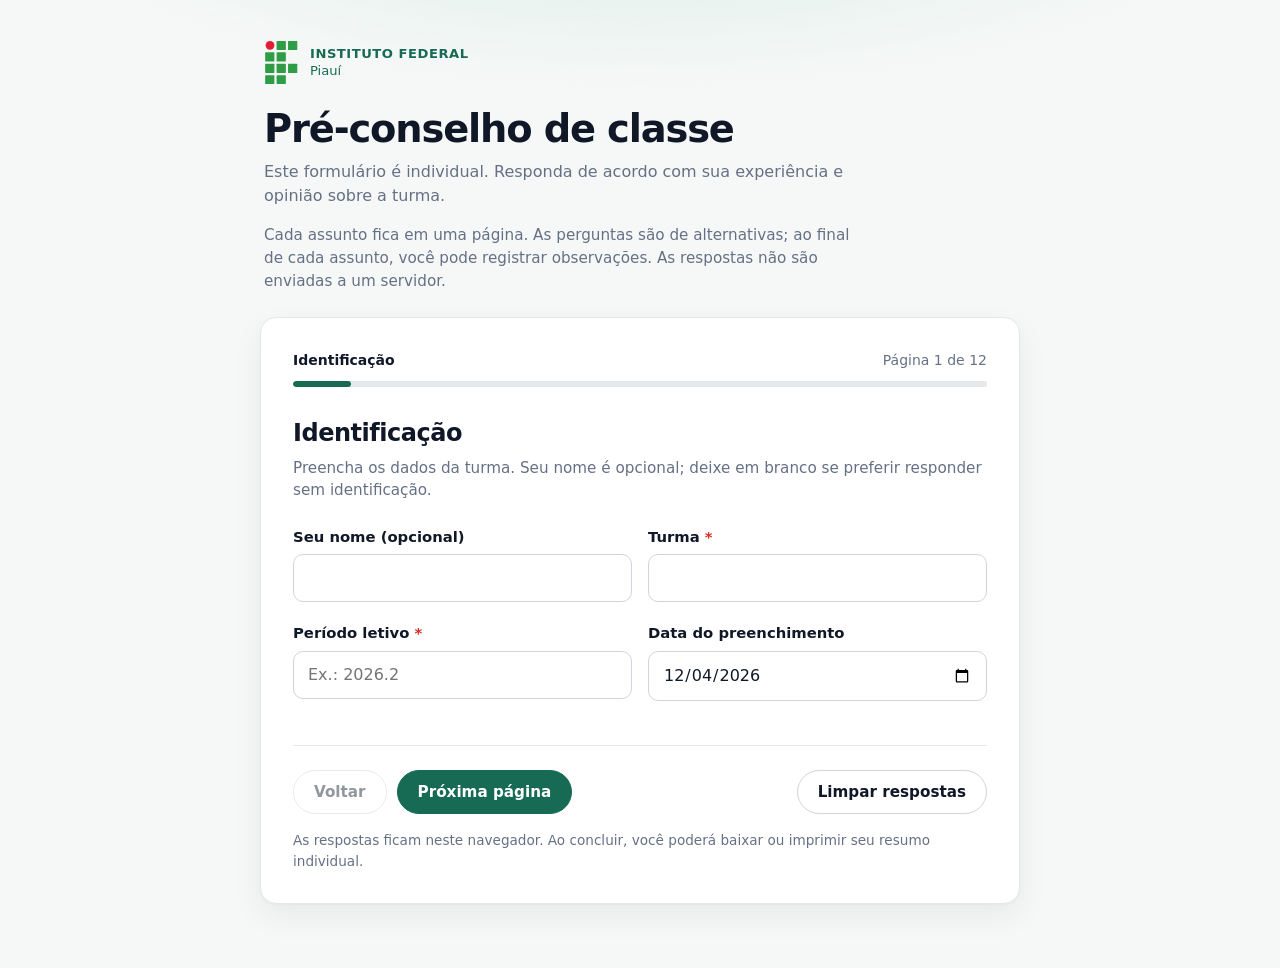
<file: index.html>
<!DOCTYPE html>
<html lang="pt-BR">
<head>
    <meta charset="UTF-8">
    <meta name="viewport" content="width=device-width, initial-scale=1.0">
    <meta name="description" content="Formulário individual para o pré-conselho de classe.">
    <title>Pré-conselho de classe</title>
    <link rel="stylesheet" href="style.css">
</head>
<body>
    <main>
        <header>
            <div class="brand" aria-label="Instituto Federal do Piauí">
                <svg class="brand-mark" viewBox="0 0 76 100" role="img" aria-labelledby="ifpi-mark-title">
                    <title id="ifpi-mark-title">Símbolo do Instituto Federal</title>
                    <circle cx="13" cy="12" r="10" fill="#e31b34"/>
                    <g fill="#2e9d45">
                        <rect x="28" y="2" width="21" height="21" rx="1"/>
                        <rect x="54" y="2" width="21" height="21" rx="1"/>
                        <rect x="2" y="28" width="21" height="21" rx="1"/>
                        <rect x="28" y="28" width="21" height="21" rx="1"/>
                        <rect x="2" y="54" width="21" height="21" rx="1"/>
                        <rect x="28" y="54" width="21" height="21" rx="1"/>
                        <rect x="54" y="54" width="21" height="21" rx="1"/>
                        <rect x="2" y="80" width="21" height="20" rx="1"/>
                        <rect x="28" y="80" width="21" height="20" rx="1"/>
                    </g>
                </svg>
                <div class="brand-name">
                    <strong>INSTITUTO FEDERAL</strong>
                    <span>Piauí</span>
                </div>
            </div>
            <h1>Pré-conselho de classe</h1>
            <p>Este formulário é individual. Responda de acordo com sua experiência e opinião sobre a turma.</p>
            <p class="help">Cada assunto fica em uma página. As perguntas são de alternativas; ao final de cada assunto, você pode registrar observações. As respostas não são enviadas a um servidor.</p>
        </header>

        <form id="formulario" novalidate>
            <div class="progress" aria-label="Progresso do formulário">
                <div class="progress-label">
                    <span id="titulo-pagina">Identificação</span>
                    <span id="contador-pagina"></span>
                </div>
                <progress id="progresso" max="12" value="1"></progress>
            </div>
            <p id="erro-validacao" class="validation-message" role="alert" hidden>Responda aos campos obrigatórios desta página para continuar.</p>

            <section class="page" data-page data-page-title="Identificação">
                <h2 tabindex="-1">Identificação</h2>
                <p class="help">Preencha os dados da turma. Seu nome é opcional; deixe em branco se preferir responder sem identificação.</p>
                <div class="grid">
                    <div class="field">
                        <label for="nome">Seu nome (opcional)</label>
                        <input id="nome" name="nome" type="text" autocomplete="name">
                    </div>
                    <div class="field">
                        <label for="turma">Turma <span aria-hidden="true">*</span></label>
                        <input id="turma" name="turma" type="text" autocomplete="off" required>
                    </div>
                    <div class="field">
                        <label for="periodo">Período letivo <span aria-hidden="true">*</span></label>
                        <input id="periodo" name="periodo" type="text" placeholder="Ex.: 2026.2" required>
                    </div>
                    <div class="field">
                        <label for="data">Data do preenchimento</label>
                        <input id="data" name="data" type="date">
                    </div>
                </div>
            </section>

            <section class="page" data-page data-page-title="Conteúdos e atividades" hidden>
                <h2 tabindex="-1">1. Conteúdos e atividades</h2>
                <p class="help">Pense nas aulas e atividades deste período letivo.</p>
                <fieldset class="question">
                    <legend>Você teve dificuldade para acompanhar conteúdos ou realizar atividades?</legend>
                    <div class="options">
                        <label class="option">
                            <input type="radio" name="conteudos-dificuldade" value="Sim, muitas vezes" required>
                            Sim, muitas vezes
                        </label>
                        <label class="option">
                            <input type="radio" name="conteudos-dificuldade" value="Sim, algumas vezes">
                            Sim, algumas vezes
                        </label>
                        <label class="option">
                            <input type="radio" name="conteudos-dificuldade" value="Raramente">
                            Raramente
                        </label>
                        <label class="option">
                            <input type="radio" name="conteudos-dificuldade" value="Não tive dificuldade">
                            Não tive dificuldade
                        </label>
                    </div>
                </fieldset>
                <fieldset class="question">
                    <legend>O que mais dificultou? (marque todas as opções pertinentes)</legend>
                    <div class="options">
                        <label class="option">
                            <input type="checkbox" name="conteudos-causas" value="Falta de conhecimentos anteriores">
                            Falta de conhecimentos anteriores
                        </label>
                        <label class="option">
                            <input type="checkbox" name="conteudos-causas" value="Ritmo acelerado">
                            Ritmo acelerado
                        </label>
                        <label class="option">
                            <input type="checkbox" name="conteudos-causas" value="Muitos conteúdos ao mesmo tempo">
                            Muitos conteúdos ao mesmo tempo
                        </label>
                        <label class="option">
                            <input type="checkbox" name="conteudos-causas" value="Poucos exemplos ou explicações">
                            Poucos exemplos ou explicações
                        </label>
                        <label class="option">
                            <input type="checkbox" name="conteudos-causas" value="Instruções difíceis de entender">
                            Instruções difíceis de entender
                        </label>
                        <label class="option">
                            <input type="checkbox" name="conteudos-causas" value="Pouco tempo para fazer as atividades">
                            Pouco tempo para fazer as atividades
                        </label>
                        <label class="option">
                            <input type="checkbox" name="conteudos-causas" value="Não se aplica">
                            Não se aplica
                        </label>
                    </div>
                </fieldset>
                <fieldset class="question">
                    <legend>Com que frequência essa dificuldade prejudicou seus estudos?</legend>
                    <div class="options">
                        <label class="option">
                            <input type="radio" name="conteudos-frequencia" value="Nunca">
                            Nunca
                        </label>
                        <label class="option">
                            <input type="radio" name="conteudos-frequencia" value="Raramente">
                            Raramente
                        </label>
                        <label class="option">
                            <input type="radio" name="conteudos-frequencia" value="Às vezes">
                            Às vezes
                        </label>
                        <label class="option">
                            <input type="radio" name="conteudos-frequencia" value="Frequentemente">
                            Frequentemente
                        </label>
                    </div>
                </fieldset>

                <div class="observations">
                    <label for="obs-conteudos">Observações sobre conteúdos e atividades (opcional)</label>
                    <textarea id="obs-conteudos" name="obs-conteudos" data-observation></textarea>
                </div>
            </section>

            <section class="page" data-page data-page-title="Metodologias e materiais" hidden>
                <h2 tabindex="-1">2. Metodologias de ensino e materiais</h2>
                <p class="help">Considere as formas de ensinar e os recursos usados nas disciplinas.</p>
                <fieldset class="question">
                    <legend>As formas de ensinar e os materiais ajudam você a aprender?</legend>
                    <div class="options">
                        <label class="option">
                            <input type="radio" name="metodologias-adequacao" value="Sim, na maioria das aulas" required>
                            Sim, na maioria das aulas
                        </label>
                        <label class="option">
                            <input type="radio" name="metodologias-adequacao" value="Às vezes">
                            Às vezes
                        </label>
                        <label class="option">
                            <input type="radio" name="metodologias-adequacao" value="Raramente">
                            Raramente
                        </label>
                        <label class="option">
                            <input type="radio" name="metodologias-adequacao" value="Não ajudam">
                            Não ajudam
                        </label>
                    </div>
                </fieldset>
                <fieldset class="question">
                    <legend>O que poderia ajudar você a aprender? (marque todas as opções pertinentes)</legend>
                    <div class="options">
                        <label class="option">
                            <input type="checkbox" name="metodologias-sugestoes" value="Mais exemplos resolvidos">
                            Mais exemplos resolvidos
                        </label>
                        <label class="option">
                            <input type="checkbox" name="metodologias-sugestoes" value="Mais atividades práticas">
                            Mais atividades práticas
                        </label>
                        <label class="option">
                            <input type="checkbox" name="metodologias-sugestoes" value="Revisões e retomadas">
                            Revisões e retomadas
                        </label>
                        <label class="option">
                            <input type="checkbox" name="metodologias-sugestoes" value="Materiais de apoio">
                            Materiais de apoio
                        </label>
                        <label class="option">
                            <input type="checkbox" name="metodologias-sugestoes" value="Mais espaço para perguntas">
                            Mais espaço para perguntas
                        </label>
                        <label class="option">
                            <input type="checkbox" name="metodologias-sugestoes" value="Aulas em outros formatos">
                            Aulas em outros formatos
                        </label>
                        <label class="option">
                            <input type="checkbox" name="metodologias-sugestoes" value="Não preciso de mudanças">
                            Não preciso de mudanças
                        </label>
                    </div>
                </fieldset>
                <fieldset class="question">
                    <legend>Os materiais necessários ficam disponíveis para você?</legend>
                    <div class="options">
                        <label class="option">
                            <input type="radio" name="metodologias-materiais" value="Sempre" required>
                            Sempre
                        </label>
                        <label class="option">
                            <input type="radio" name="metodologias-materiais" value="Na maioria das vezes">
                            Na maioria das vezes
                        </label>
                        <label class="option">
                            <input type="radio" name="metodologias-materiais" value="Raramente">
                            Raramente
                        </label>
                        <label class="option">
                            <input type="radio" name="metodologias-materiais" value="Nunca">
                            Nunca
                        </label>
                    </div>
                </fieldset>

                <div class="observations">
                    <label for="obs-metodologias">Observações sobre metodologias e materiais (opcional)</label>
                    <textarea id="obs-metodologias" name="obs-metodologias" data-observation></textarea>
                </div>
            </section>

            <section class="page" data-page data-page-title="Avaliações" hidden>
                <h2 tabindex="-1">3. Avaliações</h2>
                <p class="help">Considere provas, trabalhos, atividades avaliativas e devolutivas.</p>
                <fieldset class="question">
                    <legend>As avaliações correspondem ao que foi trabalhado nas aulas?</legend>
                    <div class="options">
                        <label class="option">
                            <input type="radio" name="avaliacoes-conteudo" value="Sempre" required>
                            Sempre
                        </label>
                        <label class="option">
                            <input type="radio" name="avaliacoes-conteudo" value="Na maioria das vezes">
                            Na maioria das vezes
                        </label>
                        <label class="option">
                            <input type="radio" name="avaliacoes-conteudo" value="Às vezes">
                            Às vezes
                        </label>
                        <label class="option">
                            <input type="radio" name="avaliacoes-conteudo" value="Raramente ou nunca">
                            Raramente ou nunca
                        </label>
                    </div>
                </fieldset>
                <fieldset class="question">
                    <legend>Com que clareza os critérios e as orientações são apresentados?</legend>
                    <div class="options">
                        <label class="option">
                            <input type="radio" name="avaliacoes-criterios" value="Com muita clareza" required>
                            Com muita clareza
                        </label>
                        <label class="option">
                            <input type="radio" name="avaliacoes-criterios" value="Com alguma clareza">
                            Com alguma clareza
                        </label>
                        <label class="option">
                            <input type="radio" name="avaliacoes-criterios" value="Pouco claros">
                            Pouco claros
                        </label>
                        <label class="option">
                            <input type="radio" name="avaliacoes-criterios" value="Não são apresentados">
                            Não são apresentados
                        </label>
                    </div>
                </fieldset>
                <fieldset class="question">
                    <legend>Que aspectos dificultam as avaliações? (marque todas as opções pertinentes)</legend>
                    <div class="options">
                        <label class="option">
                            <input type="checkbox" name="avaliacoes-dificuldades" value="Pouco tempo">
                            Pouco tempo
                        </label>
                        <label class="option">
                            <input type="checkbox" name="avaliacoes-dificuldades" value="Muitas questões ou tarefas">
                            Muitas questões ou tarefas
                        </label>
                        <label class="option">
                            <input type="checkbox" name="avaliacoes-dificuldades" value="Enunciados pouco claros">
                            Enunciados pouco claros
                        </label>
                        <label class="option">
                            <input type="checkbox" name="avaliacoes-dificuldades" value="Critérios de correção pouco claros">
                            Critérios de correção pouco claros
                        </label>
                        <label class="option">
                            <input type="checkbox" name="avaliacoes-dificuldades" value="Demora para receber resultado ou orientação">
                            Demora para receber resultado ou orientação
                        </label>
                        <label class="option">
                            <input type="checkbox" name="avaliacoes-dificuldades" value="Nenhum desses aspectos">
                            Nenhum desses aspectos
                        </label>
                    </div>
                </fieldset>

                <div class="observations">
                    <label for="obs-avaliacoes">Observações sobre avaliações (opcional)</label>
                    <textarea id="obs-avaliacoes" name="obs-avaliacoes" data-observation></textarea>
                </div>
            </section>

            <section class="page" data-page data-page-title="Relacionamento e convivência" hidden>
                <h2 tabindex="-1">4. Relacionamento e convivência</h2>
                <p class="help">Responda sobre sua experiência. Não informe nomes ou dados pessoais nas observações.</p>
                <fieldset class="question">
                    <legend>Como você avalia a convivência na turma?</legend>
                    <div class="options">
                        <label class="option">
                            <input type="radio" name="convivencia-turma" value="Muito boa" required>
                            Muito boa
                        </label>
                        <label class="option">
                            <input type="radio" name="convivencia-turma" value="Boa">
                            Boa
                        </label>
                        <label class="option">
                            <input type="radio" name="convivencia-turma" value="Regular">
                            Regular
                        </label>
                        <label class="option">
                            <input type="radio" name="convivencia-turma" value="Difícil">
                            Difícil
                        </label>
                    </div>
                </fieldset>
                <fieldset class="question">
                    <legend>Em quais relações você percebe dificuldades? (marque todas as opções pertinentes)</legend>
                    <div class="options">
                        <label class="option">
                            <input type="checkbox" name="convivencia-relacoes" value="Entre estudantes">
                            Entre estudantes
                        </label>
                        <label class="option">
                            <input type="checkbox" name="convivencia-relacoes" value="Entre estudantes e professores">
                            Entre estudantes e professores
                        </label>
                        <label class="option">
                            <input type="checkbox" name="convivencia-relacoes" value="Entre estudantes e equipes da escola">
                            Entre estudantes e equipes da escola
                        </label>
                        <label class="option">
                            <input type="checkbox" name="convivencia-relacoes" value="Não percebo dificuldades">
                            Não percebo dificuldades
                        </label>
                    </div>
                </fieldset>
                <fieldset class="question">
                    <legend>Com que frequência essas dificuldades afetam sua participação ou bem-estar?</legend>
                    <div class="options">
                        <label class="option">
                            <input type="radio" name="convivencia-frequencia" value="Nunca" required>
                            Nunca
                        </label>
                        <label class="option">
                            <input type="radio" name="convivencia-frequencia" value="Raramente">
                            Raramente
                        </label>
                        <label class="option">
                            <input type="radio" name="convivencia-frequencia" value="Às vezes">
                            Às vezes
                        </label>
                        <label class="option">
                            <input type="radio" name="convivencia-frequencia" value="Frequentemente">
                            Frequentemente
                        </label>
                    </div>
                </fieldset>
                <fieldset class="question">
                    <legend>Que iniciativa poderia melhorar a convivência?</legend>
                    <div class="options">
                        <label class="option">
                            <input type="radio" name="convivencia-iniciativa" value="Mais diálogo entre envolvidos" required>
                            Mais diálogo entre envolvidos
                        </label>
                        <label class="option">
                            <input type="radio" name="convivencia-iniciativa" value="Mediação com apoio da escola">
                            Mediação com apoio da escola
                        </label>
                        <label class="option">
                            <input type="radio" name="convivencia-iniciativa" value="Atividades de integração">
                            Atividades de integração
                        </label>
                        <label class="option">
                            <input type="radio" name="convivencia-iniciativa" value="Não é necessária uma iniciativa">
                            Não é necessária uma iniciativa
                        </label>
                    </div>
                </fieldset>

                <div class="observations">
                    <label for="obs-convivencia">Observações sobre relacionamento e convivência (opcional)</label>
                    <textarea id="obs-convivencia" name="obs-convivencia" data-observation></textarea>
                </div>
            </section>

            <section class="page" data-page data-page-title="Merenda escolar" hidden>
                <h2 tabindex="-1">5. Merenda escolar</h2>
                <fieldset class="question">
                    <legend>Como você avalia a disponibilidade da merenda nos dias letivos?</legend>
                    <div class="options">
                        <label class="option">
                            <input type="radio" name="merenda-disponibilidade" value="Sempre disponível" required>
                            Sempre disponível
                        </label>
                        <label class="option">
                            <input type="radio" name="merenda-disponibilidade" value="Disponível na maioria dos dias">
                            Disponível na maioria dos dias
                        </label>
                        <label class="option">
                            <input type="radio" name="merenda-disponibilidade" value="Falta em alguns dias">
                            Falta em alguns dias
                        </label>
                        <label class="option">
                            <input type="radio" name="merenda-disponibilidade" value="Não sei avaliar">
                            Não sei avaliar
                        </label>
                    </div>
                </fieldset>
                <fieldset class="question">
                    <legend>Que aspectos da merenda poderiam melhorar? (marque todas as opções pertinentes)</legend>
                    <div class="options">
                        <label class="option">
                            <input type="checkbox" name="merenda-aspectos" value="Quantidade">
                            Quantidade
                        </label>
                        <label class="option">
                            <input type="checkbox" name="merenda-aspectos" value="Variedade do cardápio">
                            Variedade do cardápio
                        </label>
                        <label class="option">
                            <input type="checkbox" name="merenda-aspectos" value="Qualidade">
                            Qualidade
                        </label>
                        <label class="option">
                            <input type="checkbox" name="merenda-aspectos" value="Horário de distribuição">
                            Horário de distribuição
                        </label>
                        <label class="option">
                            <input type="checkbox" name="merenda-aspectos" value="Espaço para refeição">
                            Espaço para refeição
                        </label>
                        <label class="option">
                            <input type="checkbox" name="merenda-aspectos" value="Nenhum desses aspectos">
                            Nenhum desses aspectos
                        </label>
                    </div>
                </fieldset>
                <fieldset class="question">
                    <legend>O horário da merenda é adequado para você?</legend>
                    <div class="options">
                        <label class="option">
                            <input type="radio" name="merenda-horario" value="Sim" required>
                            Sim
                        </label>
                        <label class="option">
                            <input type="radio" name="merenda-horario" value="Em parte">
                            Em parte
                        </label>
                        <label class="option">
                            <input type="radio" name="merenda-horario" value="Não">
                            Não
                        </label>
                        <label class="option">
                            <input type="radio" name="merenda-horario" value="Não sei avaliar">
                            Não sei avaliar
                        </label>
                    </div>
                </fieldset>

                <div class="observations">
                    <label for="obs-merenda">Observações sobre merenda escolar (opcional)</label>
                    <textarea id="obs-merenda" name="obs-merenda" data-observation></textarea>
                </div>
            </section>

            <section class="page" data-page data-page-title="Transporte escolar" hidden>
                <h2 tabindex="-1">6. Transporte escolar</h2>
                <fieldset class="question">
                    <legend>Você utiliza transporte escolar?</legend>
                    <div class="options">
                        <label class="option">
                            <input type="radio" name="transporte-uso" value="Sim, regularmente" required>
                            Sim, regularmente
                        </label>
                        <label class="option">
                            <input type="radio" name="transporte-uso" value="Sim, às vezes">
                            Sim, às vezes
                        </label>
                        <label class="option">
                            <input type="radio" name="transporte-uso" value="Não utilizo">
                            Não utilizo
                        </label>
                    </div>
                </fieldset>
                <fieldset class="question">
                    <legend>Como você avalia o serviço de transporte?</legend>
                    <div class="options">
                        <label class="option">
                            <input type="radio" name="transporte-avaliacao" value="Muito bom" required>
                            Muito bom
                        </label>
                        <label class="option">
                            <input type="radio" name="transporte-avaliacao" value="Bom">
                            Bom
                        </label>
                        <label class="option">
                            <input type="radio" name="transporte-avaliacao" value="Regular">
                            Regular
                        </label>
                        <label class="option">
                            <input type="radio" name="transporte-avaliacao" value="Ruim">
                            Ruim
                        </label>
                        <label class="option">
                            <input type="radio" name="transporte-avaliacao" value="Não sei avaliar">
                            Não sei avaliar
                        </label>
                    </div>
                </fieldset>
                <fieldset class="question">
                    <legend>Que problemas você já enfrentou? (marque todas as opções pertinentes)</legend>
                    <div class="options">
                        <label class="option">
                            <input type="checkbox" name="transporte-problemas" value="Atrasos">
                            Atrasos
                        </label>
                        <label class="option">
                            <input type="checkbox" name="transporte-problemas" value="Cancelamentos ou falta do transporte">
                            Cancelamentos ou falta do transporte
                        </label>
                        <label class="option">
                            <input type="checkbox" name="transporte-problemas" value="Horários incompatíveis">
                            Horários incompatíveis
                        </label>
                        <label class="option">
                            <input type="checkbox" name="transporte-problemas" value="Condições do veículo">
                            Condições do veículo
                        </label>
                        <label class="option">
                            <input type="checkbox" name="transporte-problemas" value="Não enfrentei problemas">
                            Não enfrentei problemas
                        </label>
                        <label class="option">
                            <input type="checkbox" name="transporte-problemas" value="Não utilizo transporte">
                            Não utilizo transporte
                        </label>
                    </div>
                </fieldset>

                <div class="observations">
                    <label for="obs-transporte">Observações sobre transporte escolar (opcional)</label>
                    <textarea id="obs-transporte" name="obs-transporte" data-observation></textarea>
                </div>
            </section>

            <section class="page" data-page data-page-title="Funcionamento dos setores" hidden>
                <h2 tabindex="-1">7. Funcionamento dos setores</h2>
                <p class="help">Considere serviços como secretaria, coordenação, biblioteca ou outros setores que você utiliza.</p>
                <fieldset class="question">
                    <legend>Você consegue acessar os setores e serviços de que precisa?</legend>
                    <div class="options">
                        <label class="option">
                            <input type="radio" name="setores-acesso" value="Sempre" required>
                            Sempre
                        </label>
                        <label class="option">
                            <input type="radio" name="setores-acesso" value="Na maioria das vezes">
                            Na maioria das vezes
                        </label>
                        <label class="option">
                            <input type="radio" name="setores-acesso" value="Às vezes">
                            Às vezes
                        </label>
                        <label class="option">
                            <input type="radio" name="setores-acesso" value="Raramente">
                            Raramente
                        </label>
                        <label class="option">
                            <input type="radio" name="setores-acesso" value="Não utilizei esses serviços">
                            Não utilizei esses serviços
                        </label>
                    </div>
                </fieldset>
                <fieldset class="question">
                    <legend>O que dificulta o atendimento? (marque todas as opções pertinentes)</legend>
                    <div class="options">
                        <label class="option">
                            <input type="checkbox" name="setores-dificuldades" value="Horário de atendimento">
                            Horário de atendimento
                        </label>
                        <label class="option">
                            <input type="checkbox" name="setores-dificuldades" value="Falta de informação">
                            Falta de informação
                        </label>
                        <label class="option">
                            <input type="checkbox" name="setores-dificuldades" value="Demora no atendimento">
                            Demora no atendimento
                        </label>
                        <label class="option">
                            <input type="checkbox" name="setores-dificuldades" value="Dificuldade para acompanhar solicitações">
                            Dificuldade para acompanhar solicitações
                        </label>
                        <label class="option">
                            <input type="checkbox" name="setores-dificuldades" value="Não tive dificuldades">
                            Não tive dificuldades
                        </label>
                    </div>
                </fieldset>
                <fieldset class="question">
                    <legend>Quando você precisa de ajuda, recebe orientação suficiente?</legend>
                    <div class="options">
                        <label class="option">
                            <input type="radio" name="setores-orientacao" value="Sempre" required>
                            Sempre
                        </label>
                        <label class="option">
                            <input type="radio" name="setores-orientacao" value="Às vezes">
                            Às vezes
                        </label>
                        <label class="option">
                            <input type="radio" name="setores-orientacao" value="Raramente">
                            Raramente
                        </label>
                        <label class="option">
                            <input type="radio" name="setores-orientacao" value="Não precisei de ajuda">
                            Não precisei de ajuda
                        </label>
                    </div>
                </fieldset>

                <div class="observations">
                    <label for="obs-setores">Observações sobre o funcionamento dos setores (opcional)</label>
                    <textarea id="obs-setores" name="obs-setores" data-observation></textarea>
                </div>
            </section>

            <section class="page" data-page data-page-title="Estrutura física" hidden>
                <h2 tabindex="-1">8. Estrutura física</h2>
                <fieldset class="question">
                    <legend>Como você avalia os espaços utilizados nas atividades escolares?</legend>
                    <div class="options">
                        <label class="option">
                            <input type="radio" name="estrutura-avaliacao" value="Muito bons" required>
                            Muito bons
                        </label>
                        <label class="option">
                            <input type="radio" name="estrutura-avaliacao" value="Bons">
                            Bons
                        </label>
                        <label class="option">
                            <input type="radio" name="estrutura-avaliacao" value="Regulares">
                            Regulares
                        </label>
                        <label class="option">
                            <input type="radio" name="estrutura-avaliacao" value="Ruins">
                            Ruins
                        </label>
                        <label class="option">
                            <input type="radio" name="estrutura-avaliacao" value="Não sei avaliar">
                            Não sei avaliar
                        </label>
                    </div>
                </fieldset>
                <fieldset class="question">
                    <legend>Quais espaços ou condições precisam de melhoria? (marque todas as opções pertinentes)</legend>
                    <div class="options">
                        <label class="option">
                            <input type="checkbox" name="estrutura-espacos" value="Salas de aula">
                            Salas de aula
                        </label>
                        <label class="option">
                            <input type="checkbox" name="estrutura-espacos" value="Banheiros ou bebedouros">
                            Banheiros ou bebedouros
                        </label>
                        <label class="option">
                            <input type="checkbox" name="estrutura-espacos" value="Biblioteca ou laboratórios">
                            Biblioteca ou laboratórios
                        </label>
                        <label class="option">
                            <input type="checkbox" name="estrutura-espacos" value="Acessibilidade">
                            Acessibilidade
                        </label>
                        <label class="option">
                            <input type="checkbox" name="estrutura-espacos" value="Iluminação, ventilação ou mobiliário">
                            Iluminação, ventilação ou mobiliário
                        </label>
                        <label class="option">
                            <input type="checkbox" name="estrutura-espacos" value="Limpeza ou conservação">
                            Limpeza ou conservação
                        </label>
                        <label class="option">
                            <input type="checkbox" name="estrutura-espacos" value="Nenhuma melhoria necessária">
                            Nenhuma melhoria necessária
                        </label>
                    </div>
                </fieldset>
                <fieldset class="question">
                    <legend>As condições dos espaços atrapalham sua aprendizagem ou participação?</legend>
                    <div class="options">
                        <label class="option">
                            <input type="radio" name="estrutura-impacto" value="Frequentemente" required>
                            Frequentemente
                        </label>
                        <label class="option">
                            <input type="radio" name="estrutura-impacto" value="Às vezes">
                            Às vezes
                        </label>
                        <label class="option">
                            <input type="radio" name="estrutura-impacto" value="Raramente">
                            Raramente
                        </label>
                        <label class="option">
                            <input type="radio" name="estrutura-impacto" value="Não atrapalham">
                            Não atrapalham
                        </label>
                    </div>
                </fieldset>

                <div class="observations">
                    <label for="obs-estrutura">Observações sobre a estrutura física (opcional)</label>
                    <textarea id="obs-estrutura" name="obs-estrutura" data-observation></textarea>
                </div>
            </section>

            <section class="page" data-page data-page-title="Recursos didáticos e equipamentos" hidden>
                <h2 tabindex="-1">9. Recursos didáticos e equipamentos</h2>
                <fieldset class="question">
                    <legend>Os equipamentos e recursos didáticos disponibilizados pela escola atendem às suas necessidades de aprendizagem?</legend>
                    <div class="options">
                        <label class="option">
                            <input type="radio" name="recursos-acesso" value="Sempre" required>
                            Sempre
                        </label>
                        <label class="option">
                            <input type="radio" name="recursos-acesso" value="Na maioria das vezes">
                            Na maioria das vezes
                        </label>
                        <label class="option">
                            <input type="radio" name="recursos-acesso" value="Às vezes">
                            Às vezes
                        </label>
                        <label class="option">
                            <input type="radio" name="recursos-acesso" value="Raramente">
                            Raramente
                        </label>
                        <label class="option">
                            <input type="radio" name="recursos-acesso" value="Nunca">
                            Nunca
                        </label>
                        <label class="option">
                            <input type="radio" name="recursos-acesso" value="Não precisei utilizar">
                            Não precisei utilizar
                        </label>
                    </div>
                </fieldset>
                <fieldset class="question">
                    <legend>Quais recursos da escola você utiliza ou precisa para as atividades? (marque todas as opções pertinentes)</legend>
                    <div class="options">
                        <label class="option">
                            <input type="checkbox" name="recursos-problemas" value="Computadores disponibilizados pela escola">
                            Computadores disponibilizados pela escola
                        </label>
                        <label class="option">
                            <input type="checkbox" name="recursos-problemas" value="Projetores ou telas">
                            Projetores ou telas
                        </label>
                        <label class="option">
                            <input type="checkbox" name="recursos-problemas" value="Equipamentos e materiais de laboratório">
                            Equipamentos e materiais de laboratório
                        </label>
                        <label class="option">
                            <input type="checkbox" name="recursos-problemas" value="Livros, apostilas ou materiais impressos">
                            Livros, apostilas ou materiais impressos
                        </label>
                        <label class="option">
                            <input type="checkbox" name="recursos-problemas" value="Internet da escola usada em atividades orientadas">
                            Internet da escola usada em atividades orientadas
                        </label>
                        <label class="option">
                            <input type="checkbox" name="recursos-problemas" value="Não preciso desses recursos">
                            Não preciso desses recursos
                        </label>
                    </div>
                </fieldset>
                <fieldset class="question">
                    <legend>Quando a escola propõe atividades que precisam de internet, como você costuma realizá-las?</legend>
                    <div class="options">
                        <label class="option">
                            <input type="radio" name="recursos-frequencia" value="Com computador ou recurso fornecido pela escola" required>
                            Com computador ou recurso fornecido pela escola
                        </label>
                        <label class="option">
                            <input type="radio" name="recursos-frequencia" value="Em casa, fora do horário escolar">
                            Em casa, fora do horário escolar
                        </label>
                        <label class="option">
                            <input type="radio" name="recursos-frequencia" value="Com material impresso ou alternativa offline">
                            Com material impresso ou alternativa offline
                        </label>
                        <label class="option">
                            <input type="radio" name="recursos-frequencia" value="Tenho dificuldade para realizar essas atividades">
                            Tenho dificuldade para realizar essas atividades
                        </label>
                        <label class="option">
                            <input type="radio" name="recursos-frequencia" value="Não recebi atividades que precisassem de internet">
                            Não recebi atividades que precisassem de internet
                        </label>
                    </div>
                </fieldset>
                <fieldset class="question">
                    <legend>Se uma atividade precisar de internet durante a aula, há um equipamento da escola disponível para você?</legend>
                    <div class="options">
                        <label class="option">
                            <input type="radio" name="recursos-escola" value="Sempre" required>
                            Sempre
                        </label>
                        <label class="option">
                            <input type="radio" name="recursos-escola" value="Na maioria das vezes">
                            Na maioria das vezes
                        </label>
                        <label class="option">
                            <input type="radio" name="recursos-escola" value="Raramente">
                            Raramente
                        </label>
                        <label class="option">
                            <input type="radio" name="recursos-escola" value="Nunca">
                            Nunca
                        </label>
                        <label class="option">
                            <input type="radio" name="recursos-escola" value="Não se aplica">
                            Não se aplica
                        </label>
                    </div>
                </fieldset>

                <div class="observations">
                    <label for="obs-recursos">Observações sobre recursos didáticos e equipamentos (opcional)</label>
                    <textarea id="obs-recursos" name="obs-recursos" data-observation></textarea>
                </div>
            </section>

            <section class="page" data-page data-page-title="Outro assunto" hidden>
                <h2 tabindex="-1">10. Outro assunto</h2>
                <fieldset class="question">
                    <legend>Há outro assunto administrativo ou da escola que você gostaria de registrar?</legend>
                    <div class="options">
                        <label class="option">
                            <input type="radio" name="outro-existencia" value="Sim" required>
                            Sim
                        </label>
                        <label class="option">
                            <input type="radio" name="outro-existencia" value="Não">
                            Não
                        </label>
                        <label class="option">
                            <input type="radio" name="outro-existencia" value="Não tenho opinião formada">
                            Não tenho opinião formada
                        </label>
                    </div>
                </fieldset>
                <fieldset class="question">
                    <legend>Se sim, a que área esse assunto está relacionado?</legend>
                    <div class="options">
                        <label class="option">
                            <input type="checkbox" name="outro-area" value="Comunicação">
                            Comunicação
                        </label>
                        <label class="option">
                            <input type="checkbox" name="outro-area" value="Organização da rotina escolar">
                            Organização da rotina escolar
                        </label>
                        <label class="option">
                            <input type="checkbox" name="outro-area" value="Atendimento aos estudantes">
                            Atendimento aos estudantes
                        </label>
                        <label class="option">
                            <input type="checkbox" name="outro-area" value="Acessibilidade ou inclusão">
                            Acessibilidade ou inclusão
                        </label>
                        <label class="option">
                            <input type="checkbox" name="outro-area" value="Outra área">
                            Outra área
                        </label>
                        <label class="option">
                            <input type="checkbox" name="outro-area" value="Não se aplica">
                            Não se aplica
                        </label>
                    </div>
                </fieldset>
                <fieldset class="question">
                    <legend>Qual encaminhamento parece mais adequado?</legend>
                    <div class="options">
                        <label class="option">
                            <input type="radio" name="outro-encaminhamento" value="Mais informações aos estudantes" required>
                            Mais informações aos estudantes
                        </label>
                        <label class="option">
                            <input type="radio" name="outro-encaminhamento" value="Revisão de procedimento">
                            Revisão de procedimento
                        </label>
                        <label class="option">
                            <input type="radio" name="outro-encaminhamento" value="Melhoria de espaço ou recurso">
                            Melhoria de espaço ou recurso
                        </label>
                        <label class="option">
                            <input type="radio" name="outro-encaminhamento" value="Diálogo com a gestão">
                            Diálogo com a gestão
                        </label>
                        <label class="option">
                            <input type="radio" name="outro-encaminhamento" value="Não se aplica">
                            Não se aplica
                        </label>
                    </div>
                </fieldset>

                <div class="observations">
                    <label for="obs-outro">Observações sobre outro assunto (opcional)</label>
                    <textarea id="obs-outro" name="obs-outro" data-observation></textarea>
                </div>
            </section>

            <section class="page" data-page data-page-title="Apoios e propostas" hidden>
                <h2 tabindex="-1">11. Apoios e propostas</h2>
                <p class="help">Marque as ações que, na sua opinião, poderiam ajudar. Selecione quantas opções quiser.</p>
                <fieldset class="question">
                    <legend>O que você pode fazer para apoiar sua aprendizagem?</legend>
                    <div class="options">
                        <label class="option">
                            <input type="checkbox" name="apoio-pessoal" value="Organizar rotina de estudos">
                            Organizar rotina de estudos
                        </label>
                        <label class="option">
                            <input type="checkbox" name="apoio-pessoal" value="Participar de grupos de estudo">
                            Participar de grupos de estudo
                        </label>
                        <label class="option">
                            <input type="checkbox" name="apoio-pessoal" value="Pedir ajuda quando necessário">
                            Pedir ajuda quando necessário
                        </label>
                        <label class="option">
                            <input type="checkbox" name="apoio-pessoal" value="Participar mais das aulas">
                            Participar mais das aulas
                        </label>
                        <label class="option">
                            <input type="checkbox" name="apoio-pessoal" value="Não sei ainda">
                            Não sei ainda
                        </label>
                    </div>
                </fieldset>
                <fieldset class="question">
                    <legend>Que ações da escola ou dos professores seriam mais úteis?</legend>
                    <div class="options">
                        <label class="option">
                            <input type="checkbox" name="apoio-escola" value="Revisões e atividades de reforço">
                            Revisões e atividades de reforço
                        </label>
                        <label class="option">
                            <input type="checkbox" name="apoio-escola" value="Mais clareza nas orientações">
                            Mais clareza nas orientações
                        </label>
                        <label class="option">
                            <input type="checkbox" name="apoio-escola" value="Devolutivas sobre atividades e avaliações">
                            Devolutivas sobre atividades e avaliações
                        </label>
                        <label class="option">
                            <input type="checkbox" name="apoio-escola" value="Atendimento para tirar dúvidas">
                            Atendimento para tirar dúvidas
                        </label>
                        <label class="option">
                            <input type="checkbox" name="apoio-escola" value="Melhorias de recursos ou espaços">
                            Melhorias de recursos ou espaços
                        </label>
                        <label class="option">
                            <input type="checkbox" name="apoio-escola" value="Apoio para convivência e bem-estar">
                            Apoio para convivência e bem-estar
                        </label>
                        <label class="option">
                            <input type="checkbox" name="apoio-escola" value="Não sei indicar">
                            Não sei indicar
                        </label>
                    </div>
                </fieldset>
                <fieldset class="question">
                    <legend>Qual deve ser a prioridade?</legend>
                    <div class="options">
                        <label class="option">
                            <input type="radio" name="prioridade" value="Aprendizagem e conteúdos" required>
                            Aprendizagem e conteúdos
                        </label>
                        <label class="option">
                            <input type="radio" name="prioridade" value="Metodologias e avaliações">
                            Metodologias e avaliações
                        </label>
                        <label class="option">
                            <input type="radio" name="prioridade" value="Relacionamento e convivência">
                            Relacionamento e convivência
                        </label>
                        <label class="option">
                            <input type="radio" name="prioridade" value="Serviços e estrutura">
                            Serviços e estrutura
                        </label>
                        <label class="option">
                            <input type="radio" name="prioridade" value="Todas são igualmente importantes">
                            Todas são igualmente importantes
                        </label>
                    </div>
                </fieldset>

                <div class="observations">
                    <label for="obs-propostas">Observações finais (opcional)</label>
                    <textarea id="obs-propostas" name="obs-propostas" data-observation></textarea>
                </div>
            </section>

            <div class="actions">
                <button id="anterior" class="secondary" type="button">Voltar</button>
                <button id="proximo" type="button">Próxima página</button>
                <button id="concluir" type="submit" hidden>Gerar meu resumo</button>
                <button id="limpar" class="secondary" type="reset">Limpar respostas</button>
            </div>
            <p class="notice">As respostas ficam neste navegador. Ao concluir, você poderá baixar ou imprimir seu resumo individual.</p>
        </form>

        <section id="resultado" aria-labelledby="titulo-resultado" aria-live="polite" hidden>
            <h2 id="titulo-resultado">Resumo individual do pré-conselho</h2>
            <pre id="resumo"></pre>
            <div class="actions print-hidden">
                <button id="baixar" type="button">Baixar resumo (.txt)</button>
                <button id="imprimir" class="secondary" type="button">Imprimir / salvar em PDF</button>
                <button id="editar" class="secondary" type="button">Voltar e editar</button>
            </div>
        </section>
    </main>
    <script src="scripts.js"></script>
</body>
</html>
</file>
<file: style.css>
:root {
    color-scheme: light;
    --verde: #176b55;
    --verde-escuro: #0f5240;
    --verde-claro: #e8f4ef;
    --texto: #101828;
    --texto-suave: #667085;
    --borda: #e4e7ec;
    --fundo: #f6f8f7;
    --raio: 16px;
    font-family: "Inter", system-ui, -apple-system, BlinkMacSystemFont, "Segoe UI", sans-serif;
    color: var(--texto);
    background: var(--fundo);
    line-height: 1.5;
}

* {
    box-sizing: border-box;
}

body {
    margin: 0;
    padding: 40px 16px 64px;
    background:
        radial-gradient(900px 300px at 50% -120px, #d7ece4 0%, transparent 70%),
        var(--fundo);
}

main {
    width: min(100%, 760px);
    margin: 0 auto;
}

/* Cabeçalho sem caixa: mais leve */
header {
    margin-bottom: 24px;
    padding: 0 4px;
}

form,
#resultado {
    background: #fff;
    border: 1px solid var(--borda);
    border-radius: var(--raio);
    box-shadow: 0 1px 2px rgb(16 24 40 / 4%), 0 12px 32px rgb(16 24 40 / 6%);
}

.brand {
    display: flex;
    align-items: center;
    gap: 12px;
    margin-bottom: 24px;
}

.brand-mark {
    width: 34px;
    height: 44px;
    flex: 0 0 auto;
}

.brand-name {
    display: flex;
    flex-direction: column;
    color: var(--verde);
    line-height: 1.15;
}

.brand-name strong {
    font-size: 0.82rem;
    letter-spacing: 0.04em;
}

.brand-name span {
    margin-top: 2px;
    font-size: 0.82rem;
}

h1,
h2,
p {
    margin-top: 0;
}

h1 {
    margin-bottom: 10px;
    font-size: clamp(1.8rem, 5vw, 2.4rem);
    font-weight: 750;
    letter-spacing: -0.03em;
    line-height: 1.1;
}

header p,
.help,
.notice {
    color: var(--texto-suave);
}

header p {
    max-width: 62ch;
}

header p:last-child {
    margin-bottom: 0;
}

form {
    padding: 32px;
}

/* Progresso */
.progress {
    margin-bottom: 28px;
}

.progress-label {
    display: flex;
    justify-content: space-between;
    gap: 12px;
    margin-bottom: 10px;
    color: var(--texto-suave);
    font-size: 0.875rem;
}

#titulo-pagina {
    color: var(--texto);
    font-weight: 600;
}

progress {
    display: block;
    width: 100%;
    height: 6px;
    overflow: hidden;
    border: 0;
    border-radius: 99px;
    background: var(--borda);
    accent-color: var(--verde);
}

progress::-webkit-progress-bar {
    border-radius: 99px;
    background: var(--borda);
}

progress::-webkit-progress-value {
    border-radius: 99px;
    background: var(--verde);
    transition: width 0.3s ease;
}

progress::-moz-progress-bar {
    border-radius: 99px;
    background: var(--verde);
}

.page[hidden] {
    display: none;
}

.page > h2 {
    margin-bottom: 6px;
    font-size: 1.5rem;
    font-weight: 700;
    letter-spacing: -0.02em;
    outline: none;
}

.help {
    margin-bottom: 24px;
    font-size: 0.95rem;
}

.validation-message {
    margin: 0 0 20px;
    padding: 12px 14px;
    border-radius: 10px;
    background: #fef3f2;
    color: #b42318;
    font-size: 0.925rem;
}

.grid {
    display: grid;
    grid-template-columns: repeat(2, minmax(0, 1fr));
    gap: 4px 16px;
}

.field {
    display: flex;
    flex-direction: column;
    gap: 6px;
    margin-bottom: 16px;
}

.field label,
.question legend,
.observations label {
    font-weight: 600;
}

.field label {
    font-size: 0.925rem;
}

input[type="text"],
input[type="date"],
textarea {
    width: 100%;
    padding: 11px 14px;
    border: 1px solid #d0d5dd;
    border-radius: 10px;
    background: #fff;
    color: inherit;
    font: inherit;
    transition: border-color 0.15s, box-shadow 0.15s;
}

input[type="text"]:hover,
input[type="date"]:hover,
textarea:hover {
    border-color: #98a2b3;
}

textarea {
    min-height: 110px;
    resize: vertical;
}

input[type="text"]:focus,
input[type="date"]:focus,
textarea:focus {
    outline: none;
    border-color: var(--verde);
    box-shadow: 0 0 0 4px rgb(23 107 85 / 14%);
}

button:focus-visible,
.option:has(input:focus-visible) {
    outline: 3px solid #84c5b2;
    outline-offset: 2px;
}

/* Perguntas e opções */
.question {
    min-width: 0;
    margin: 0 0 28px;
    padding: 0;
    border: 0;
}

.question legend {
    width: 100%;
    margin-bottom: 12px;
    padding: 0;
    line-height: 1.4;
}

.options {
    display: grid;
    grid-template-columns: repeat(2, minmax(0, 1fr));
    gap: 8px;
}

.option {
    display: flex;
    align-items: flex-start;
    gap: 10px;
    padding: 12px 14px;
    border: 1px solid var(--borda);
    border-radius: 12px;
    background: #fff;
    font-size: 0.95rem;
    cursor: pointer;
    transition: border-color 0.15s, background-color 0.15s;
}

.option:hover {
    border-color: #98a2b3;
    background: #fafbfc;
}

.option:has(input:checked) {
    border-color: var(--verde);
    background: var(--verde-claro);
    box-shadow: inset 0 0 0 1px var(--verde);
}

input[type="radio"],
input[type="checkbox"] {
    width: 18px;
    height: 18px;
    flex: 0 0 auto;
    margin: 2px 0 0;
    accent-color: var(--verde);
}

.observations {
    margin-top: 32px;
    padding-top: 24px;
    border-top: 1px solid var(--borda);
}

.observations label {
    display: block;
    margin-bottom: 8px;
    font-size: 0.925rem;
}

/* Ações */
.actions {
    display: flex;
    flex-wrap: wrap;
    gap: 10px;
    align-items: center;
    margin-top: 28px;
    padding-top: 24px;
    border-top: 1px solid var(--borda);
}

#limpar {
    margin-left: auto;
}

button {
    min-height: 44px;
    padding: 10px 20px;
    border: 1px solid var(--verde);
    border-radius: 99px;
    background: var(--verde);
    color: #fff;
    font: inherit;
    font-size: 0.95rem;
    font-weight: 600;
    cursor: pointer;
    transition: background-color 0.15s, border-color 0.15s;
}

button:hover:not(:disabled) {
    background: var(--verde-escuro);
    border-color: var(--verde-escuro);
}

button.secondary {
    border-color: #d0d5dd;
    background: #fff;
    color: var(--texto);
}

button.secondary:hover:not(:disabled) {
    border-color: var(--verde);
    background: var(--verde-claro);
    color: var(--verde-escuro);
}

button:disabled {
    opacity: 0.45;
    cursor: not-allowed;
}

#resultado {
    margin-top: 20px;
    padding: 32px;
}

#resumo {
    overflow-wrap: anywhere;
    white-space: pre-wrap;
    font: inherit;
    line-height: 1.7;
}

.notice {
    margin: 16px 0 0;
    font-size: 0.85rem;
}

[hidden] {
    display: none !important;
}

@media (prefers-reduced-motion: reduce) {
    * {
        transition: none !important;
    }
}

@media (max-width: 600px) {
    body {
        padding: 24px 12px 48px;
    }

    form,
    #resultado {
        padding: 22px 18px;
    }

    .grid,
    .options {
        grid-template-columns: 1fr;
    }

    .actions button {
        flex: 1 1 auto;
    }

    #limpar {
        margin-left: 0;
    }
}

@media print {
    body {
        padding: 0;
        background: #fff;
    }

    body.showing-summary header,
    body.showing-summary form {
        display: none !important;
    }

    body.showing-summary #resultado:not([hidden]) {
        display: block !important;
        border: 0;
        box-shadow: none;
        margin: 0;
        padding: 0;
    }

    .print-hidden {
        display: none !important;
    }
}

/* Usabilidade: obrigatórias e erros */
.question.required legend::after,
.field label span[aria-hidden] {
    color: #d92d20;
}

.question.required legend::after {
    content: " *";
}

.question.has-error {
    padding: 14px;
    margin-inline: -14px;
    border-radius: 12px;
    background: #fef3f2;
    box-shadow: inset 0 0 0 1px #fda29b;
}

.question.has-error legend {
    color: #b42318;
}

.field.has-error input {
    border-color: #d92d20;
    box-shadow: 0 0 0 4px rgb(217 45 32 / 12%);
}

.field.has-error label {
    color: #b42318;
}
</file>
